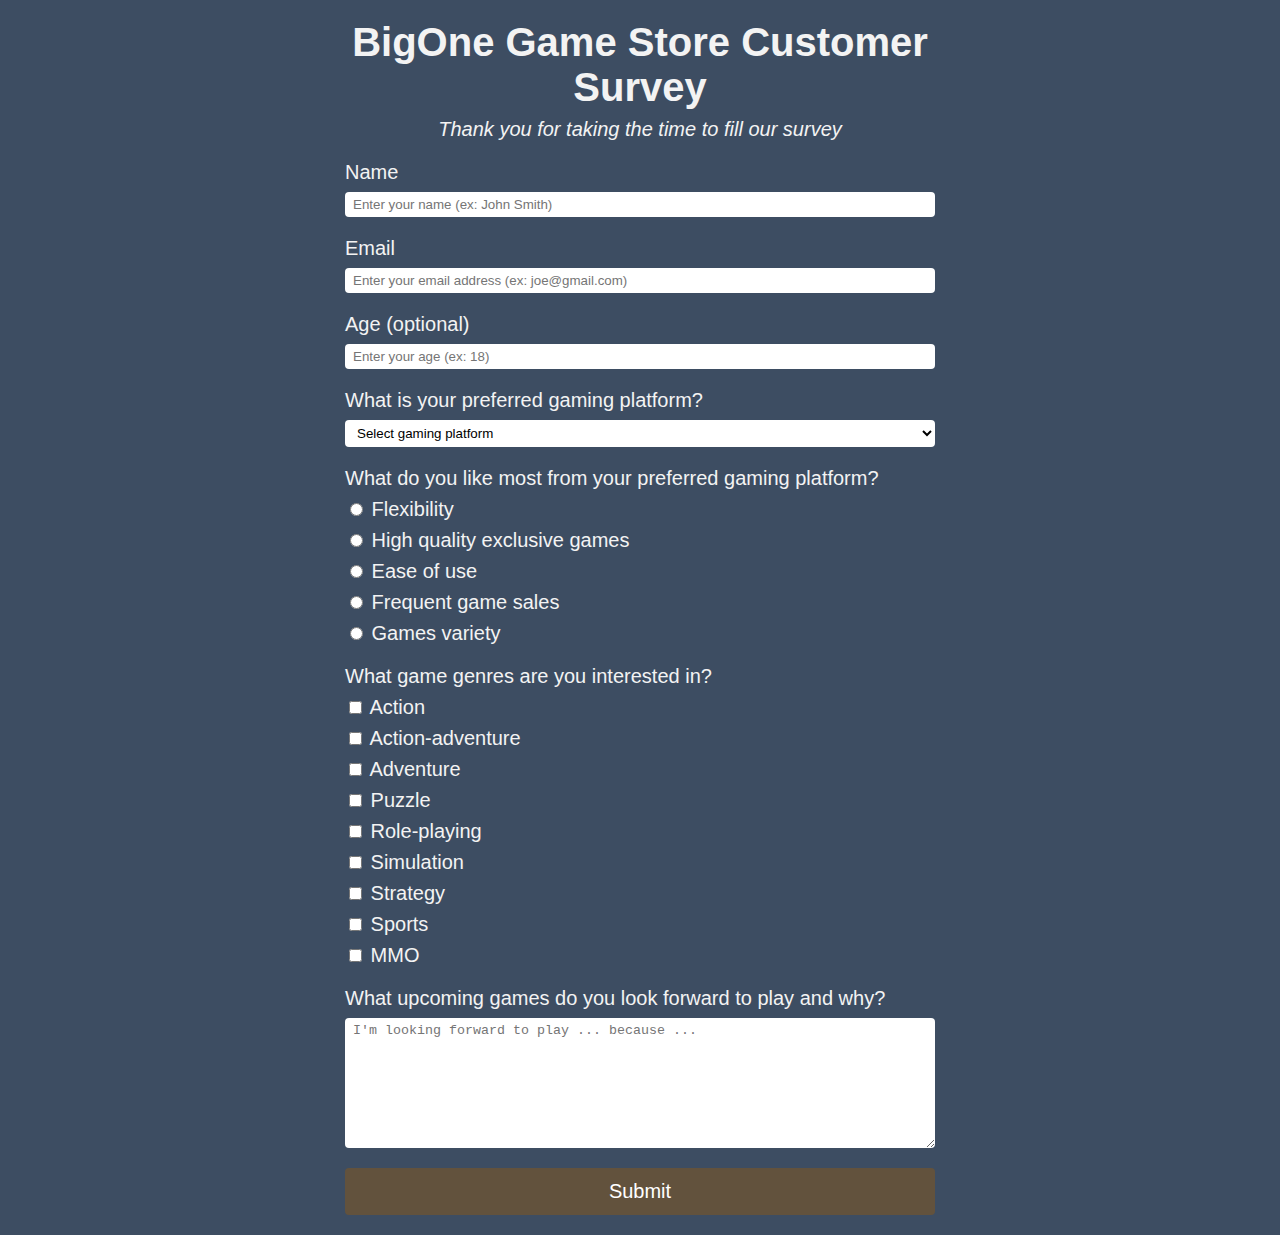
<file: responsive-web-design/survey-form/index.html>
<!DOCTYPE html>
<html lang="en">
<head>
    <link rel="stylesheet" href="styles.css" />
    <meta charset="utf-8" />
    <meta name="viewport" content="width=device-width, initial-scale=1.0" />
    <title>BigOne Game Store Customer Survey</title>
</head>
<body>
<header>
    <h1 id="title">BigOne Game Store Customer Survey</h1>
    <p id="description">Thank you for taking the time to fill our survey</p>
</header>
<main>
    <form id="survey-form">
        <fieldset>
            <!-- Personal information -->
            <div class="field">
                <label for="name" id="name-label">Name</label>
                <input class="text-box" type="text" id="name" name="name" placeholder="Enter your name (ex: John Smith)" required />
            </div>
            <div class="field">
                <label for="email" id="email-label">Email</label>
                <input class="text-box" type="email" id="email" name="email" placeholder="Enter your email address (ex: joe@gmail.com)" required />
            </div>
            <div class="field">
                <label for="number" id="number-label">Age (optional)</label>
                <input class="text-box" type="number" id="number" name="age" min="14" max="100" placeholder="Enter your age (ex: 18)" />
            </div>
        </fieldset>
        <fieldset>
            <!-- Gaming platform preference -->
            <div class="field">
                <label for="dropdown">What is your preferred gaming platform?</label>
                <select class="text-box" id="dropdown">
                    <option value="">Select gaming platform</option>
                    <option value="pc">PC</option>
                    <option value="playstation">Sony PlayStation</option>
                    <option value="xbox">Microsoft Xbox</option>
                    <option value="switch">Nintendo Switch</option>
                </select>
            </div>
            <!-- Most liked from the preferred gaming platform -->
            <div class="field">
                <label>What do you like most from your preferred gaming platform?</label>
                <label for="flexibility"><input type="radio" name="most-liked" id="flexibility" value="flexibility" /> Flexibility</label>
                <label for="high-quality-exclusive-games"><input type="radio" name="most-liked" id="high-quality-exclusive-games" value="high-quality-exclusive-games" /> High quality exclusive games</label>
                <label for="ease-of-use"><input type="radio" name="most-liked" id="ease-of-use" value="ease-of-use" /> Ease of use</label>
                <label for="frequent-game-sales"><input type="radio" name="most-liked" id="frequent-game-sales" value="frequent-game-sales" /> Frequent game sales</label>
                <label for="games-variety"><input type="radio" name="most-liked" id="games-variety" value="games-variety" /> Games variety</label>
            </div>
            <!-- Game genre interests -->
            <div class="field">
                <label>What game genres are you interested in?</label>
                <label for="action"><input type="checkbox" value="action" id="action" /> Action</label>
                <label for="action-adventure"><input type="checkbox" value="action-adventure" id="action-adventure" /> Action-adventure</label>
                <label for="adventure"><input type="checkbox" value="adventure" id="adventure" /> Adventure</label>
                <label for="puzzle"><input type="checkbox" value="puzzle" id="puzzle" /> Puzzle</label>
                <label for="role-playing"><input type="checkbox" value="role-playing" id="role-playing" /> Role-playing</label>
                <label for="simulation"><input type="checkbox" value="simulation" id="simulation" /> Simulation</label>
                <label for="strategy"><input type="checkbox" value="strategy" id="strategy" /> Strategy</label>
                <label for="sports"><input type="checkbox" value="sports" id="sports" /> Sports</label>
                <label for="mmo"><input type="checkbox" value="mmo" id="mmo" /> MMO</label>
            </div>
            <!-- Upcoming games to play -->
            <div class="field">
                <label for="upcoming-games-to-play">What upcoming games do you look forward to play and why?</label>
                <textarea class="text-box" rows="8" id="upcoming-games-to-play" placeholder="I'm looking forward to play ... because ..."></textarea>
            </div>
        </fieldset>
        <input type="submit" value="Submit" class="text-box" id="submit" />
    </form>
</main>
</body>
</html>
</file>
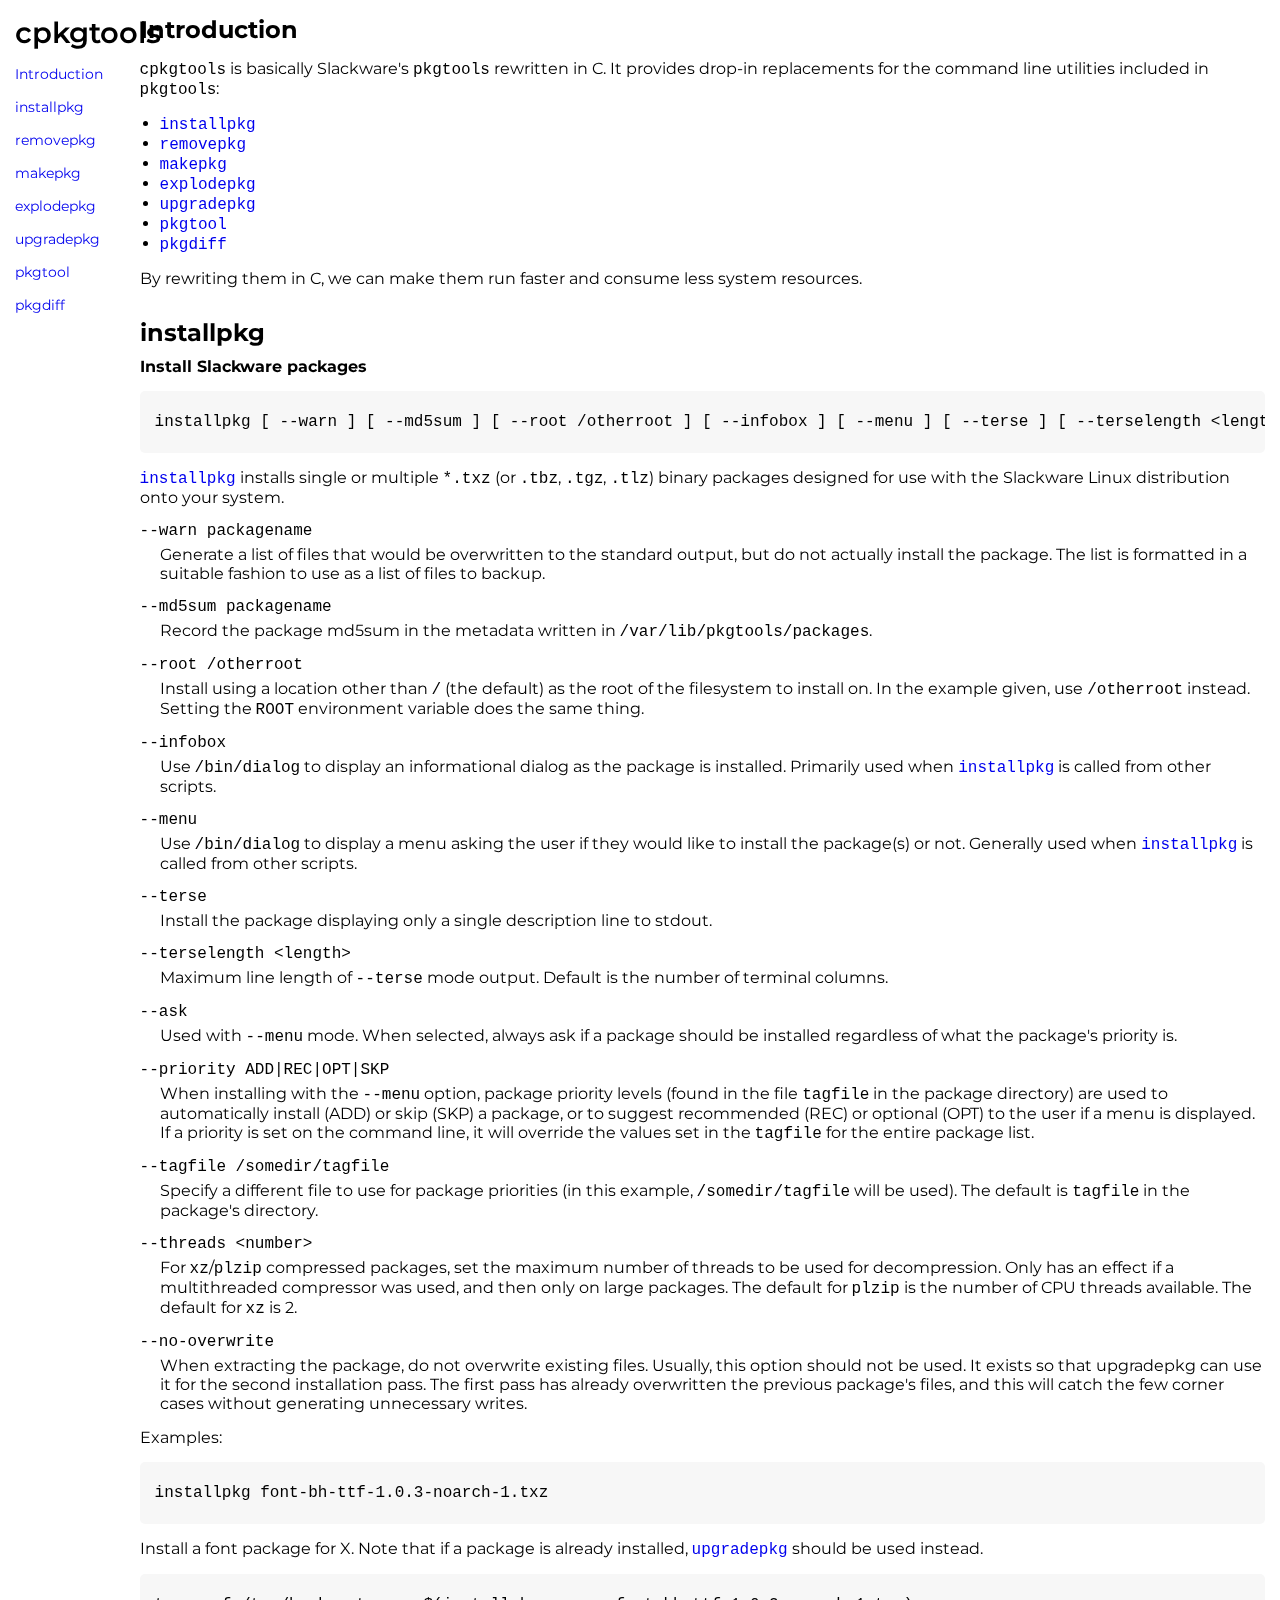
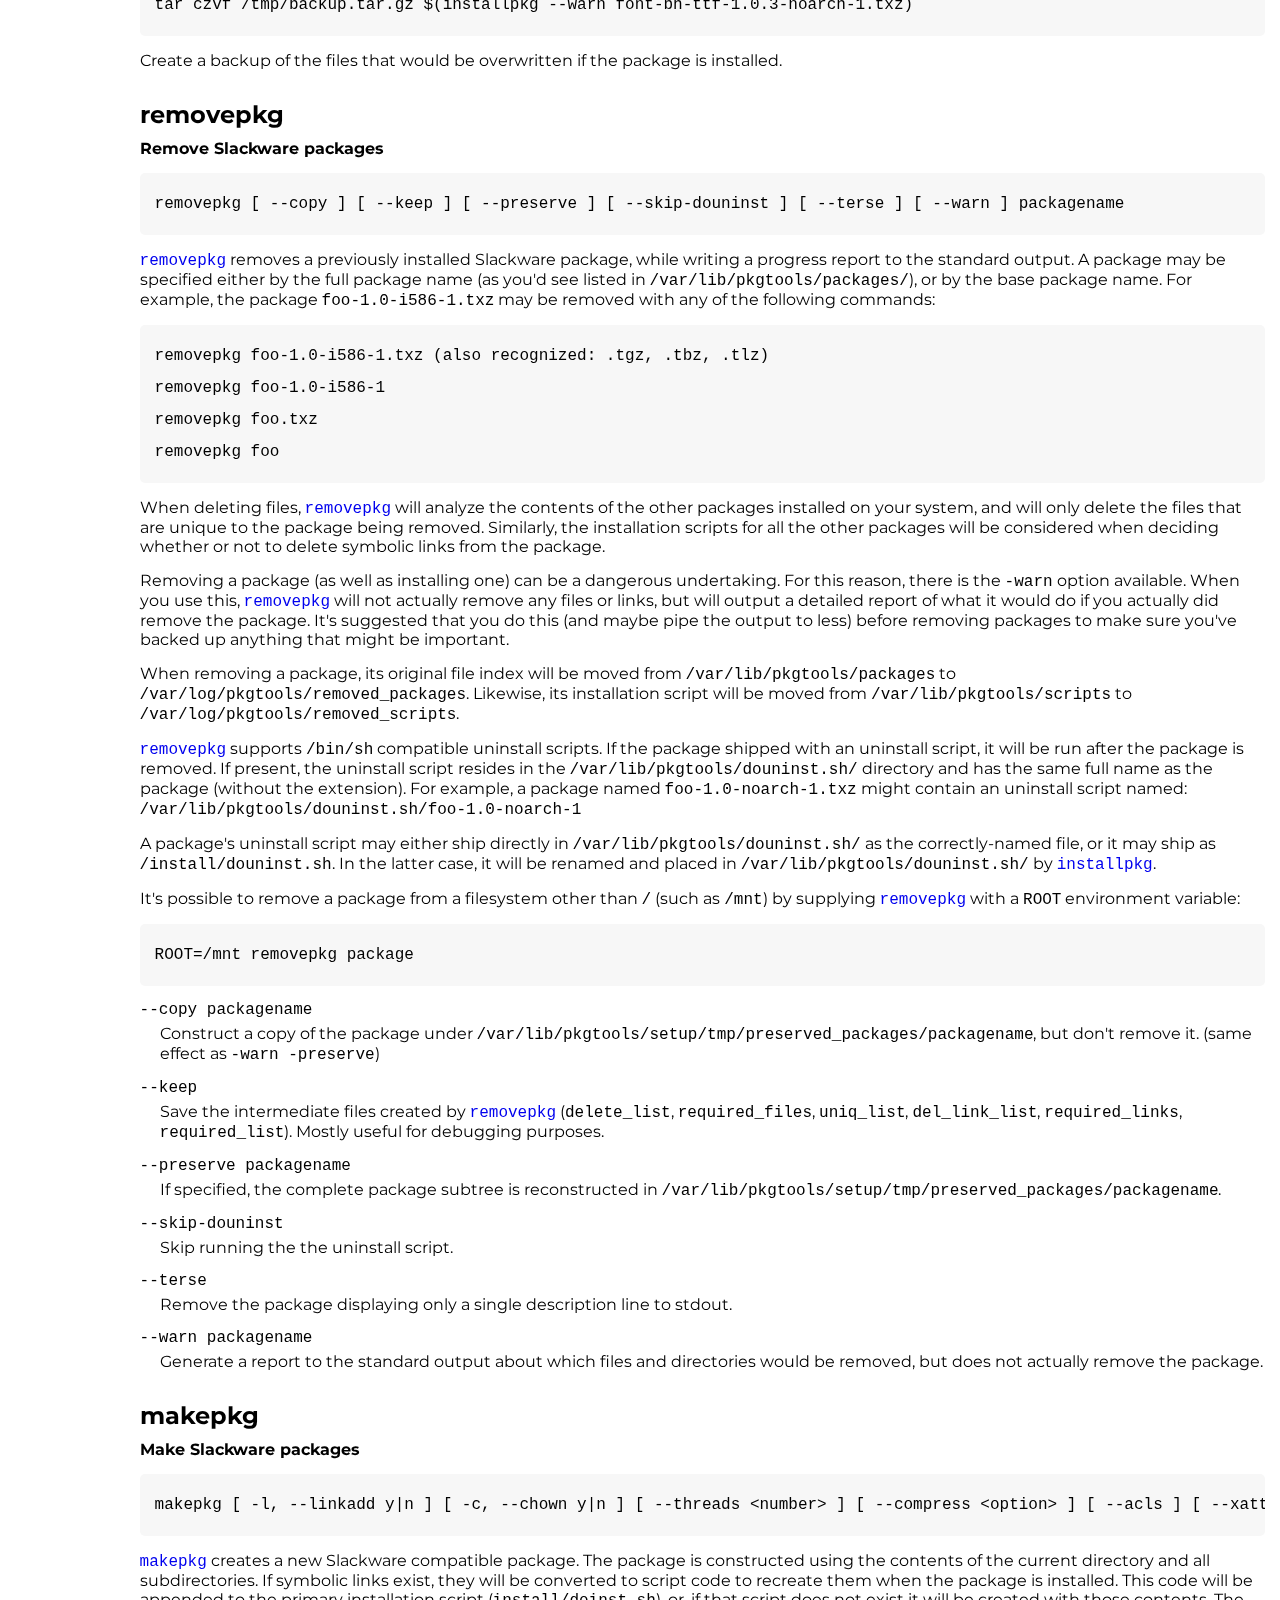
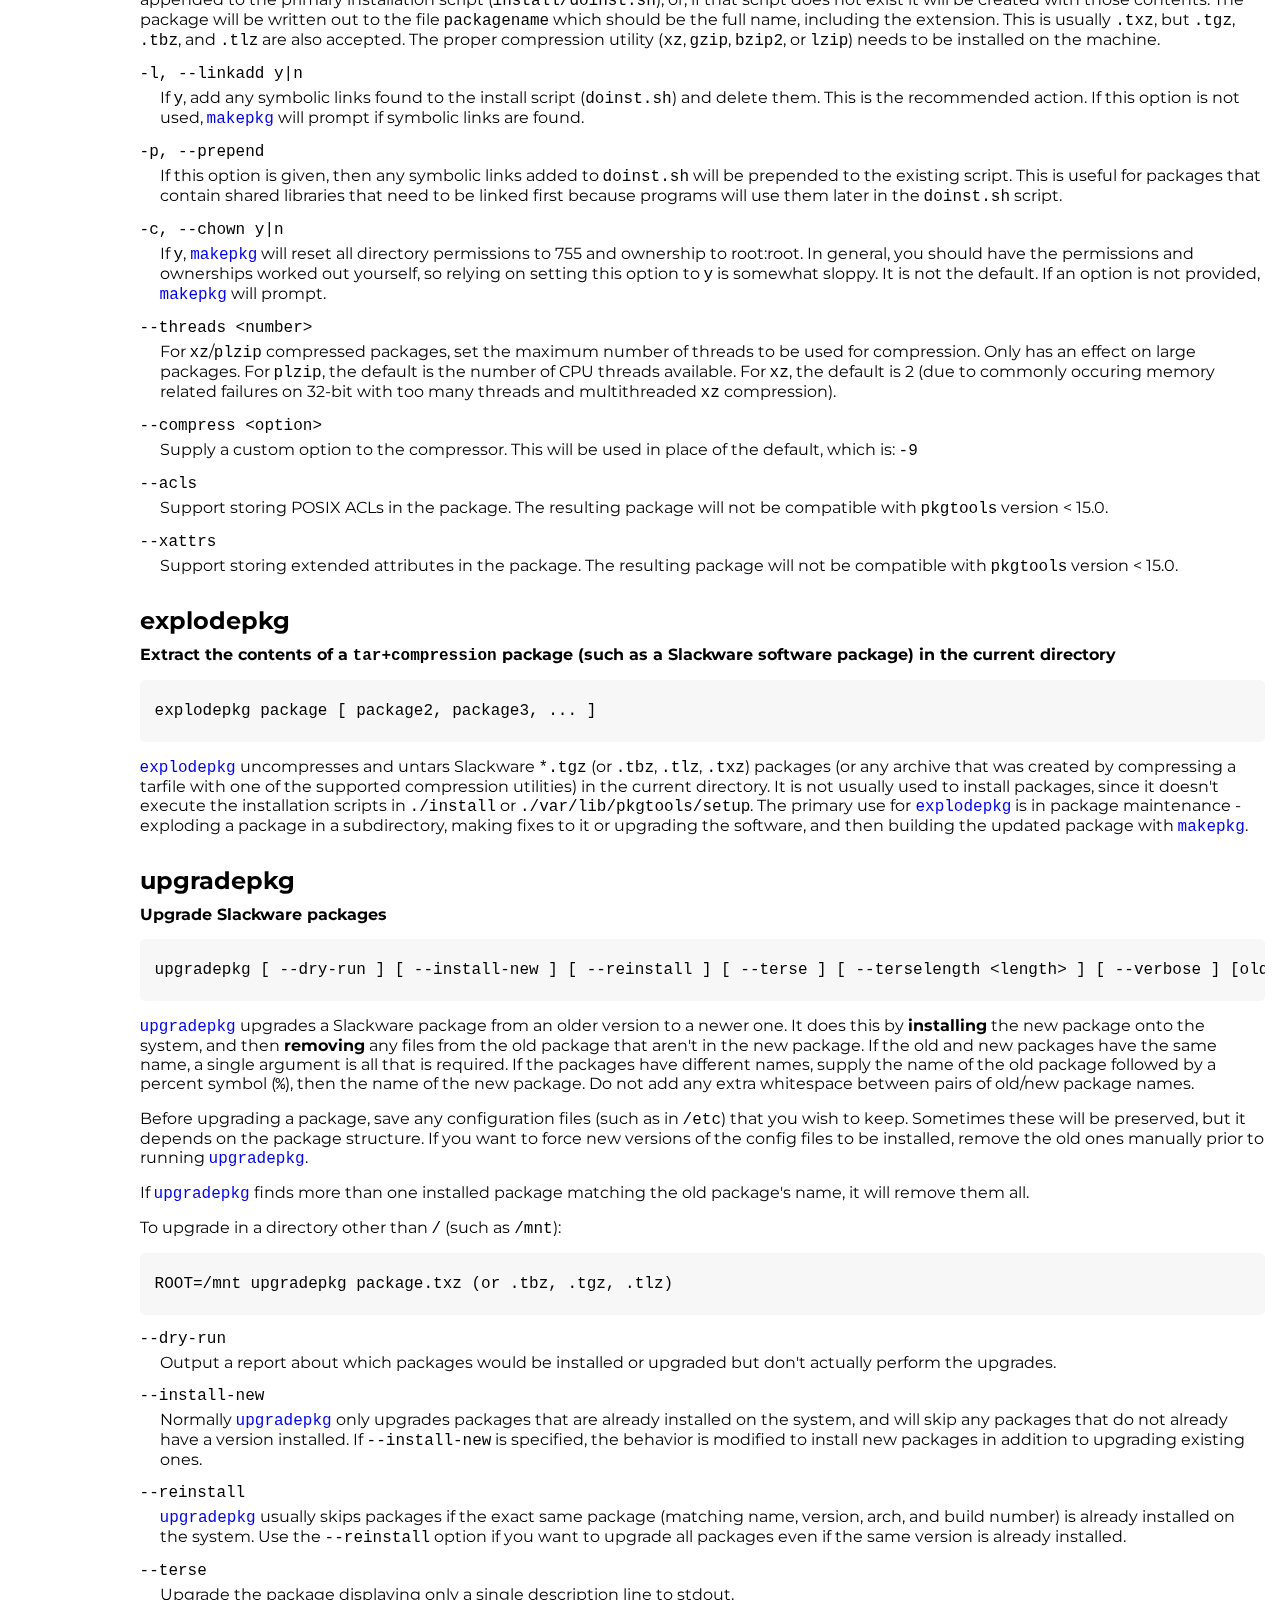
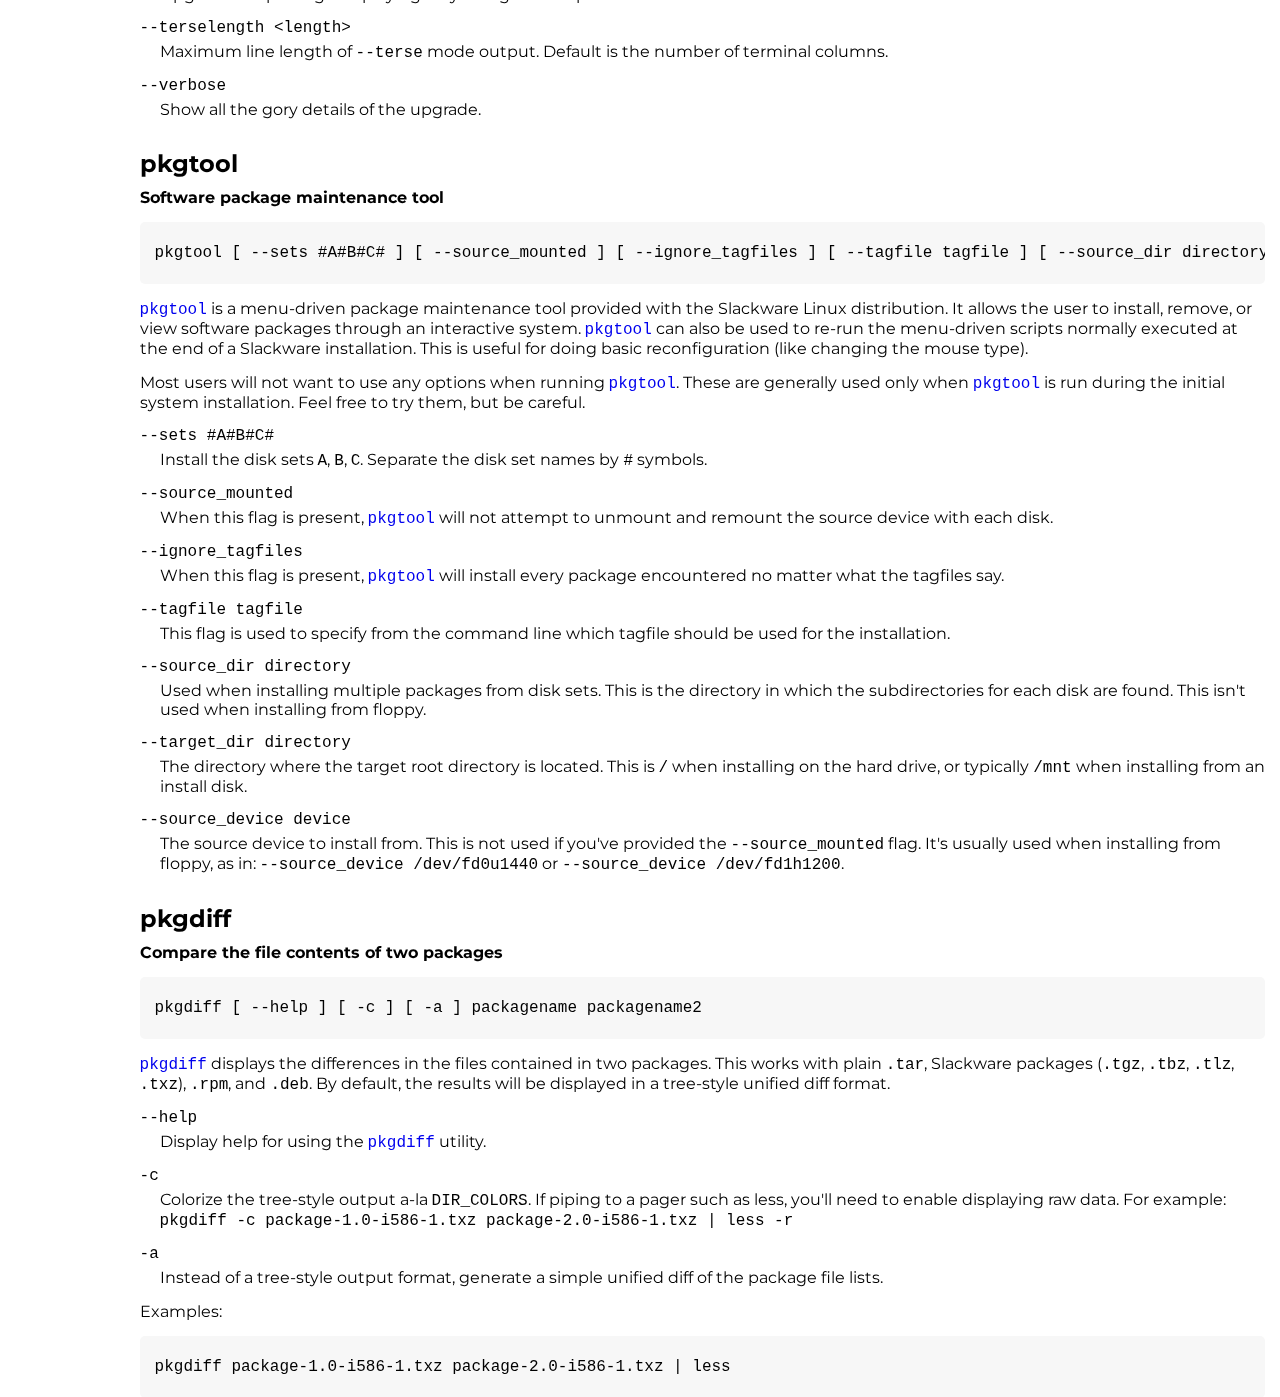
<file: responsive-web-design/technical-documentation-page/index.html>
<!DOCTYPE html>
<html lang="en">
  <head>
    <meta charset="UTF-8">
    <meta name="viewport" content="width=device-width, initial-scale=1">
    <link rel="stylesheet" href="styles.css">
    <title>cpkgtools - a drop-in replacement for Slackware's pkgtools written in C</title>
  </head>
  <body>
    <main id="main-doc">
      <nav id="navbar">
        <header><h1>cpkgtools</h1></header>
        <ul class="nav-links">
          <li><a class="nav-link" href="#Introduction">Introduction</a></li>
          <li><a class="nav-link" href="#installpkg">installpkg</a></li>
          <li><a class="nav-link" href="#removepkg">removepkg</a></li>
          <li><a class="nav-link" href="#makepkg">makepkg</a></li>
          <li><a class="nav-link" href="#explodepkg">explodepkg</a></li>
          <li><a class="nav-link" href="#upgradepkg">upgradepkg</a></li>
          <li><a class="nav-link" href="#pkgtool">pkgtool</a></li>
          <li><a class="nav-link" href="#pkgdiff">pkgdiff</a></li>
        </ul>
      </nav>
      <section class="main-section" id="Introduction">
        <header>
          <h2>Introduction</h2>
        </header>
        <p><code>cpkgtools</code> is basically Slackware's <code>pkgtools</code> rewritten in C. It provides drop-in replacements for the command line utilities included in <code>pkgtools</code>:</p>
        <ul>
          <li><code><a href="#installpkg">installpkg</a></code></li>
          <li><code><a href="#removepkg">removepkg</a></code></li>
          <li><code><a href="#makepkg">makepkg</a></code></li>
          <li><code><a href="#explodepkg">explodepkg</a></code></li>
          <li><code><a href="#upgradepkg">upgradepkg</a></code></li>
          <li><code><a href="#pkgtool">pkgtool</a></code></li>
          <li><code><a href="#pkgdiff">pkgdiff</a></code></li>
        </ul>
        <p>By rewriting them in C, we can make them run faster and consume less system resources.</p>
      </section>
      <section class="main-section" id="installpkg">
        <header>
          <h2>installpkg</h2>
        </header>
        <p class="short-desc"><b>Install Slackware packages</b></p>
        <code class="block">installpkg [ --warn ] [ --md5sum ] [ --root /otherroot ] [ --infobox ] [ --menu ] [ --terse ] [ --terselength &lt;length&gt; ] [ --ask ] [ --priority ADD|REC|OPT|SKP ] [ --tagfile /somedir/tag‐file ] [ --threads &lt;number&gt; ] [ --no-overwrite ] packagename [ packagename2 ... ]</code>
        <p><code><a href="#installpkg">installpkg</a></code> installs single or multiple <code>*.txz</code> (or <code>.tbz</code>, <code>.tgz</code>, <code>.tlz</code>) binary packages designed for use with the Slackware Linux distribution onto your system.</p>
        <ul class="options">
          <li>
            <code class="option">--warn packagename</code>
            <p class="option-desc">Generate a list of files that would be overwritten to the standard output, but do not actually install the package. The list is formatted in a suitable fashion to use as a list of files to backup.</p>
          </li>
          <li>
            <code class="option">--md5sum packagename</code>
            <p class="option-desc">Record the package md5sum in the metadata written in <code>/var/lib/pkgtools/packages</code>.</p>
          </li>
          <li>
            <code class="option">--root /otherroot</code>
            <p class="option-desc">Install using a location other than <code>/</code> (the default) as the root of the filesystem to install on. In the example given, use <code>/otherroot</code> instead. Setting the <code>ROOT</code> environment variable does the same thing.</p>
          </li>
          <li>
            <code class="option">--infobox</code>
            <p class="option-desc">Use <code>/bin/dialog</code> to display an informational dialog as the package is installed. Primarily used when <code><a href="#installpkg">installpkg</a></code> is called from other scripts.</p>
          </li>
          <li>
            <code class="option">--menu</code>
            <p class="option-desc">Use <code>/bin/dialog</code> to display a menu asking the user if they would like to install the package(s) or not. Generally used when <code><a href="#installpkg">installpkg</a></code> is called from other scripts.</p>
          </li>
          <li>
            <code class="option">--terse</code>
            <p class="option-desc">Install the package displaying only a single description line to stdout.</p>
          </li>
          <li>
            <code class="option">--terselength &lt;length&gt;</code>
            <p class="option-desc">Maximum line length of <code>--terse</code> mode output. Default is the number of terminal columns.</p>
          </li>
          <li>
            <code class="option">--ask</code>
            <p class="option-desc">Used with <code>--menu</code> mode. When selected, always ask if a package should be installed regardless of what the package's priority is.</p>
          </li>
          <li>
            <code class="option">--priority ADD|REC|OPT|SKP</code>
            <p class="option-desc">When installing with the <code>--menu</code> option, package priority levels (found in the file <code>tagfile</code> in the package directory) are used to automatically install (ADD) or skip (SKP) a package, or to suggest recommended (REC) or optional (OPT) to the user if a menu is displayed. If a priority is set on the command line, it will override the values set in the <code>tagfile</code> for the entire package list.</p>
          </li>
          <li>
            <code class="option">--tagfile /somedir/tagfile</code>
            <p class="option-desc">Specify a different file to use for package priorities (in this example, <code>/somedir/tagfile</code> will be used). The default is <code>tagfile</code> in the package's directory.</p>
          </li>
          <li>
            <code class="option">--threads &lt;number&gt;</code>
            <p class="option-desc">For <code>xz</code>/<code>plzip</code> compressed packages, set the maximum number of threads to be used for decompression. Only has an effect if a multithreaded compressor was used, and then only on large packages. The default for <code>plzip</code> is the number of CPU threads available. The default for <code>xz</code> is 2.</p>
          </li>
          <li>
            <code class="option">--no-overwrite</code>
            <p class="option-desc">When extracting the package, do not overwrite existing files. Usually, this option should not be used. It exists so that upgradepkg can use it for the second installation pass. The first pass has already overwritten the previous package's files, and this will catch the few corner cases without generating unnecessary writes.</p>
          </li>
        </ul>
        <p>Examples:</p>
        <code class="block">installpkg font-bh-ttf-1.0.3-noarch-1.txz</code>
        <p>Install a font package for X. Note that if a package is already installed, <code><a href="#upgradepkg">upgradepkg</a></code> should be used instead.</p>
        <code class="block">tar czvf /tmp/backup.tar.gz $(installpkg --warn font-bh-ttf-1.0.3-noarch-1.txz)</code>
        <p>Create a backup of the files that would be overwritten if the package is installed.</p>
      </section>
      <section class="main-section" id="removepkg">
        <header>
          <h2>removepkg</h2>
        </header>
        <p class="short-desc"><b>Remove Slackware packages</b></p>
        <code class="block">removepkg [ --copy ] [ --keep ] [ --preserve ] [ --skip-douninst ] [ --terse ] [ --warn ] packagename</code>
        <p><code><a href="#removepkg">removepkg</a></code> removes a previously installed Slackware package, while writing a progress report to the standard output. A package may be specified either by the full package name (as you'd see listed in <code>/var/lib/pkgtools/packages/</code>), or by the base package name. For example, the package <code>foo-1.0-i586-1.txz</code> may be removed with any of the following commands:</p>
        <code class="block">
          removepkg foo-1.0-i586-1.txz (also recognized: .tgz, .tbz, .tlz)<br>
          removepkg foo-1.0-i586-1<br>
          removepkg foo.txz<br>
          removepkg foo
        </code>
        <p>When deleting files, <code><a href="#removepkg">removepkg</a></code> will analyze the contents of the other packages installed on your system, and will only delete the files that are unique to the package being removed. Similarly, the installation scripts for all the other packages will be considered when deciding whether or not to delete symbolic links from the package.</p>
        <p>Removing a package (as well as installing one) can be a dangerous undertaking. For this reason, there is the <code>-warn</code> option available. When you use this, <code><a href="#removepkg">removepkg</a></code> will not actually remove any files or links, but will output a detailed report of what it would do if you actually did remove the package. It's suggested that you do this (and maybe pipe the output to less) before removing packages to make sure you've backed up anything that might be important.</p>
        <p>When removing a package, its original file index will be moved from <code>/var/lib/pkgtools/packages</code> to <code>/var/log/pkgtools/removed_packages</code>. Likewise, its installation script will be moved from <code>/var/lib/pkgtools/scripts</code> to <code>/var/log/pkgtools/removed_scripts</code>.</p>
        <p><code><a href="#removepkg">removepkg</a></code> supports <code>/bin/sh</code> compatible uninstall scripts. If the package shipped with an uninstall script, it will be run after the package is removed. If present, the uninstall script resides in the <code>/var/lib/pkgtools/douninst.sh/</code> directory and has the same full name as the package (without the extension). For example, a package named <code>foo-1.0-noarch-1.txz</code> might contain an uninstall script named: <code>/var/lib/pkgtools/douninst.sh/foo-1.0-noarch-1</code></p>
        <p>A package's uninstall script may either ship directly in <code>/var/lib/pkgtools/douninst.sh/</code> as the correctly-named file, or it may ship as <code>/install/douninst.sh</code>. In the latter case, it will be renamed and placed in <code>/var/lib/pkgtools/douninst.sh/</code> by <code><a href="#installpkg">installpkg</a></code>.</p>
        <p>It's possible to remove a package from a filesystem other than <code>/</code> (such as <code>/mnt</code>) by supplying <code><a href="#removepkg">removepkg</a></code> with a <code>ROOT</code> environment variable:</p>
        <code class="block">ROOT=/mnt removepkg package</code>
        <ul class="options">
          <li>
            <code class="option">--copy packagename</code>
            <p class="option-desc">Construct a copy of the package under <code>/var/lib/pkgtools/setup/tmp/preserved_packages/packagename</code>, but don't remove it. (same effect as <code>-warn -preserve</code>)</p>
          </li>
          <li>
            <code class="option">--keep</code>
            <p class="option-desc">Save the intermediate files created by <code><a href="#removepkg">removepkg</a></code> (<code>delete_list</code>, <code>required_files</code>, <code>uniq_list</code>, <code>del_link_list</code>, <code>required_links</code>, <code>required_list</code>). Mostly useful for debugging purposes.</p>
          </li>
          <li>
            <code class="option">--preserve packagename</code>
            <p class="option-desc">If specified, the complete package subtree is reconstructed in <code>/var/lib/pkgtools/setup/tmp/preserved_packages/packagename</code>.</p>
          </li>
          <li>
            <code class="option">--skip-douninst</code>
            <p class="option-desc">Skip running the the uninstall script.</p>
          </li>
          <li>
            <code class="option">--terse</code>
            <p class="option-desc">Remove the package displaying only a single description line to stdout.</p>
          </li>
          <li>
            <code class="option">--warn packagename</code>
            <p class="option-desc">Generate a report to the standard output about which files and directories would be removed, but does not actually remove the package.</p>
          </li>
        </ul>
      </section>
      <section class="main-section" id="makepkg">
        <header>
          <h2>makepkg</h2>
        </header>
        <p class="short-desc"><b>Make Slackware packages</b></p>
        <code class="block">makepkg [ -l, --linkadd y|n ] [ -c, --chown y|n ] [ --threads &lt;number&gt; ] [ --compress &lt;option&gt; ] [ --acls ] [ --xattrs ] packagename</code>
        <p><code><a href="#makepkg">makepkg</a></code> creates a new Slackware compatible package. The package is constructed using the contents of the current directory and all subdirectories. If symbolic links exist, they will be converted to script code to recreate them when the package is installed. This code will be appended to the primary installation script (<code>install/doinst.sh</code>), or, if that script does not exist it will be created with those contents. The package will be written out to the file <code>packagename</code> which should be the full name, including the extension. This is usually <code>.txz</code>, but <code>.tgz</code>, <code>.tbz</code>, and <code>.tlz</code> are also accepted. The proper compression utility (<code>xz</code>, <code>gzip</code>, <code>bzip2</code>, or <code>lzip</code>) needs to be installed on the machine.</p>
        <ul class="options">
          <li>
            <code class="option">-l, --linkadd y|n</code>
            <p class="option-desc">If <code>y</code>, add any symbolic links found to the install script (<code>doinst.sh</code>) and delete them. This is the recommended action. If this option is not used, <code><a href="#makepkg">makepkg</a></code> will prompt if symbolic links are found.</p>
          </li>
          <li>
            <code class="option">-p, --prepend</code>
            <p class="option-desc">If this option is given, then any symbolic links added to <code>doinst.sh</code> will be prepended to the existing script. This is useful for packages that contain shared libraries that need to be linked first because programs will use them later in the <code>doinst.sh</code> script.</p>
          </li>
          <li>
            <code class="option">-c, --chown y|n</code>
            <p class="option-desc">If <code>y</code>, <code><a href="#makepkg">makepkg</a></code> will reset all directory permissions to 755 and ownership to root:root. In general, you should have the permissions and ownerships worked out yourself, so relying on setting this option to <code>y</code> is somewhat sloppy. It is not the default. If an option is not provided, <code><a href="#makepkg">makepkg</a></code> will prompt.</p>
          </li>
          <li>
            <code class="option">--threads &lt;number&gt;</code>
            <p class="option-desc">For <code>xz</code>/<code>plzip</code> compressed packages, set the maximum number of threads to be used for compression. Only has an effect on large packages. For <code>plzip</code>, the default is the number of CPU threads available. For <code>xz</code>, the default is 2 (due to commonly occuring memory related failures on 32-bit with too many threads and multithreaded <code>xz</code> compression).</p>
          </li>
          <li>
            <code class="option">--compress &lt;option&gt;</code>
            <p class="option-desc">Supply a custom option to the compressor. This will be used in place of the default, which is: <code>-9</code></p>
          </li>
          <li>
            <code class="option">--acls</code>
            <p class="option-desc">Support storing POSIX ACLs in the package. The resulting package will not be compatible with <code>pkgtools</code> version &lt; 15.0.</p>
          </li>
          <li>
            <code class="option">--xattrs</code>
            <p class="option-desc">Support storing extended attributes in the package. The resulting package will not be compatible with <code>pkgtools</code> version &lt; 15.0.</p>
          </li>
        </ul>
      </section>
      <section class="main-section" id="explodepkg">
        <header>
          <h2>explodepkg</h2>
        </header>
        <p class="short-desc"><b>Extract the contents of a <code>tar+compression</code> package (such as a Slackware software package) in the current directory</b></p>
        <code class="block">explodepkg package [ package2, package3, ... ]</code>
        <p><code><a href="#explodepkg">explodepkg</a></code> uncompresses and untars Slackware <code>*.tgz</code> (or <code>.tbz</code>, <code>.tlz</code>, <code>.txz</code>) packages (or any archive that was created by compressing a tarfile with one of the supported compression utilities) in the current directory. It is not usually used to install packages, since it doesn't execute the installation scripts in <code>./install</code> or <code>./var/lib/pkgtools/setup</code>. The primary use for <code><a href="#explodepkg">explodepkg</a></code> is in package maintenance - exploding a package in a subdirectory, making fixes to it or upgrading the software, and then building the updated package with <code><a href="#makepkg">makepkg</a></code>.</p>
      </section>
      <section class="main-section" id="upgradepkg">
        <header>
          <h2>upgradepkg</h2>
        </header>
        <p class="short-desc"><b>Upgrade Slackware packages</b></p>
        <code class="block">upgradepkg [ --dry-run ] [ --install-new ] [ --reinstall ] [ --terse ] [ --terselength &lt;length&gt; ] [ --verbose ] [oldpackagename%]newpackagename [ [oldpackagename2%]newpackagename2 ... ]</code>
        <p><code><a href="#upgradepkg">upgradepkg</a></code> upgrades a Slackware package from an older version to a newer one. It does this by <b>installing</b> the new package onto the system, and then <b>removing</b> any files from the old package that aren't in the new package. If the old and new packages have the same name, a single argument is all that is required. If the packages have different names, supply the name of the old package followed by a percent symbol (<code>%</code>), then the name of the new package. Do not add any extra whitespace between pairs of old/new package names.</p>
        <p>Before upgrading a package, save any configuration files (such as in <code>/etc</code>) that you wish to keep. Sometimes these will be preserved, but it depends on the package structure. If you want to force new versions of the config files to be installed, remove the old ones manually prior to running <code><a href="#upgradepkg">upgradepkg</a></code>.</p>
        <p>If <code><a href="#upgradepkg">upgradepkg</a></code> finds more than one installed package matching the old package's name, it will remove them all.</p>
        <p>To upgrade in a directory other than <code>/</code> (such as <code>/mnt</code>):</p>
        <code class="block">ROOT=/mnt upgradepkg package.txz (or .tbz, .tgz, .tlz)</code>
        <ul class="options">
          <li>
            <code class="option">--dry-run</code>
            <p class="option-desc">Output a report about which packages would be installed or upgraded but don't actually perform the upgrades.</p>
          </li>
          <li>
            <code class="option">--install-new</code>
            <p class="option-desc">Normally <code><a href="#upgradepkg">upgradepkg</a></code> only upgrades packages that are already installed on the system, and will skip any packages that do not already have a version installed. If <code>--install-new</code> is specified, the behavior is modified to install new packages in addition to upgrading existing ones.</p>
          </li>
          <li>
            <code class="option">--reinstall</code>
            <p class="option-desc"><code><a href="#upgradepkg">upgradepkg</a></code> usually skips packages if the exact same package (matching name, version, arch, and build number) is already installed on the system. Use the <code>--reinstall</code> option if you want to upgrade all packages even if the same version is already installed.</p>
          </li>
          <li>
            <code class="option">--terse</code>
            <p class="option-desc">Upgrade the package displaying only a single description line to stdout.</p>
          </li>
          <li>
            <code class="option">--terselength &lt;length&gt;</code>
            <p class="option-desc">Maximum line length of <code>--terse</code> mode output. Default is the number of terminal columns.</p>
          </li>
          <li>
            <code class="option">--verbose</code>
            <p class="option-desc">Show all the gory details of the upgrade.</p>
          </li>
        </ul>
      </section>
      <section class="main-section" id="pkgtool">
        <header>
          <h2>pkgtool</h2>
        </header>
        <p class="short-desc"><b>Software package maintenance tool</b></p>
        <code class="block">pkgtool [ --sets #A#B#C# ] [ --source_mounted ] [ --ignore_tagfiles ] [ --tagfile tagfile ] [ --source_dir directory ] [ --target_dir directory ] [ --source_device device ]</code>
        <p><code><a href="#pkgtool">pkgtool</a></code> is a menu-driven package maintenance tool provided with the Slackware Linux distribution. It allows the user to install, remove, or view software packages through an interactive system. <code><a href="#pkgtool">pkgtool</a></code> can also be used to re-run the menu-driven scripts normally executed at the end of a Slackware installation. This is useful for doing basic reconfiguration (like changing the mouse type).</p>
        <p>Most users will not want to use any options when running <code><a href="#pkgtool">pkgtool</a></code>. These are generally used only when <code><a href="#pkgtool">pkgtool</a></code> is run during the initial system installation. Feel free to try them, but be careful.</p>
        <ul class="options">
          <li>
            <code class="option">--sets #A#B#C#</code>
            <p class="option-desc">Install the disk sets <code>A</code>, <code>B</code>, <code>C</code>. Separate the disk set names by <code>#</code> symbols.</p>
          </li>
          <li>
            <code class="option">--source_mounted</code>
            <p class="option-desc">When this flag is present, <code><a href="#pkgtool">pkgtool</a></code> will not attempt to unmount and remount the source device with each disk.</p>
          </li>
          <li>
            <code class="option">--ignore_tagfiles</code>
            <p class="option-desc">When this flag is present, <code><a href="#pkgtool">pkgtool</a></code> will install every package encountered no matter what the tagfiles say.</p>
          </li>
          <li>
            <code class="option">--tagfile tagfile</code>
            <p class="option-desc">This flag is used to specify from the command line which tagfile should be used for the installation.</p>
          </li>
          <li>
            <code class="option">--source_dir directory</code>
            <p class="option-desc">Used when installing multiple packages from disk sets. This is the directory in which the subdirectories for each disk are found. This isn't used when installing from floppy.</p>
          </li>
          <li>
            <code class="option">--target_dir directory</code>
            <p class="option-desc">The directory where the target root directory is located. This is <code>/</code> when installing on the hard drive, or typically <code>/mnt</code> when installing from an install disk.</p>
          </li>
          <li>
            <code class="option">--source_device device</code>
            <p class="option-desc">The source device to install from. This is not used if you've provided the <code>--source_mounted</code> flag. It's usually used when installing from floppy, as in: <code>--source_device /dev/fd0u1440</code> or <code>--source_device /dev/fd1h1200</code>.</p>
          </li>
        </ul>
      </section>
      <section class="main-section" id="pkgdiff">
        <header>
          <h2>pkgdiff</h2>
        </header>
        <p class="short-desc"><b>Compare the file contents of two packages</b></p>
        <code class="block">pkgdiff [ --help ] [ -c ] [ -a ] packagename packagename2</code>
        <p><code><a href="#pkgdiff">pkgdiff</a></code> displays the differences in the files contained in two packages. This works with plain <code>.tar</code>, Slackware packages (<code>.tgz</code>, <code>.tbz</code>, <code>.tlz</code>, <code>.txz</code>), <code>.rpm</code>, and <code>.deb</code>. By default, the results will be displayed in a tree-style unified diff format.</p>
        <ul class="options">
          <li>
            <code class="option">--help</code>
            <p class="option-desc">Display help for using the <code><a href="#pkgdiff">pkgdiff</a></code> utility.</p>
          </li>
          <li>
            <code class="option">-c</code>
            <p class="option-desc">Colorize the tree-style output a-la <code>DIR_COLORS</code>. If piping to a pager such as less, you'll need to enable displaying raw data. For example: <code>pkgdiff -c package-1.0-i586-1.txz package-2.0-i586-1.txz | less -r</code></p>
          </li>
          <li>
            <code class="option">-a</code>
            <p class="option-desc">Instead of a tree-style output format, generate a simple unified diff of the package file lists.</p>
          </li>
        </ul>
        <p>Examples:</p>
        <code class="block">pkgdiff package-1.0-i586-1.txz package-2.0-i586-1.txz | less</code>
        <p>Compare two packages and pipe the result to less.</p>
      </section>
    </main>
  </body>
</html>
</file>
<file: responsive-web-design/survey-form/styles.css>
/* Make the width property includes padding and border widths  */
* {
    box-sizing: border-box;
}

/* Remove the default margin of the body element set by browsers */
body {
    margin: 0;
    background-color: #3D4D62;
    color: #F3F3F3;
    font-family: "Nimbus Sans", sans-serif;
    font-size: 1.25rem;
    padding: 20px;
}

/* Center all contents */
header, main {
    min-width: 402px;
    max-width: 590px;
    margin: 0 auto;
}

/* Headers */
#title {
    font-family: "Nimbus Sans Narrow", sans-serif;
    margin: 0 0 8px 0;
    text-align: center;
}
#description {
    font-style: italic;
    margin: 0 0 20px 0;
    text-align: center;
}

/* Display as block-level elements for form inputs and labels */
label, input, select, textarea {
    display: block;
    width: 100%;
}
/* Except for checkboxes and radio buttons */
input[type="checkbox"], input[type="radio"] {
    display: inline;
    width: unset;
}

/* Configure spacing between form elements */
label {
    margin-bottom: 8px;
}
textarea {
    margin: 0;
}
.field {
    margin-bottom: 20px;
}
fieldset {
    margin: 0;
    padding: 0;
    border: none;
}

/* Give some padding for form elements that contain texts */
.text-box {
    padding: 5px 8px;
    background-color: rgb(255, 255, 255);
    border: none;
    border-radius: 4px;
}

/* Make the submit button a little bit bigger */
input[type="submit"] {
    padding: 12px 0;
    background-color: #62523D;
    color: #FFF;
    font-size: 1.25rem;
}
</file>
<file: responsive-web-design/technical-documentation-page/styles.css>
/* Load some Google fonts */
@import url('https://fonts.googleapis.com/css2?family=Montserrat:wght@100;200;300;400;500;600;700&family=Ubuntu+Mono:wght@400;700&display=swap');

/* Smooth scrolling when clicking links for people without disability */
@media (prefers-reduced-motion: no-preference) {
  * {
    scroll-behavior: smooth;
  }
}

html {
  box-sizing: border-box;
}

*, *::before, *::after {
  box-sizing: inherit;
}

body {
    margin: 15px;
    min-width: 320px;
    font-family: Montserrat, sans-serif;
}

h1,
h2 {
    margin: 0;
}

header h2 {
    margin-bottom: 10px;
}
/* Only "Introduction" doesn't have p.short-desc so this is needed */
#Introduction header h2 {
    margin-bottom: 15px;
}

p,
ul {
    margin: 0 0 15px 0;
}

ul {
    padding-inline-start: 20px;
}

code {
    font-family: "Ubuntu Mono", monospace;
}

a {
    text-decoration: none;
}

section.main-section {
    margin: 0 0 30px 0;
}

section.main-section:last-of-type {
    margin: 0;
}

ul.options {
    list-style: none;
    padding-inline-start: 0;
}

code.block {
    display: block;
    margin: 0 0 15px 0;
    white-space: nowrap;
    overflow: auto;
    padding: 15px;
    background-color: #f7f7f7;
    border-radius: 5px;
    line-height: 2;
}

code.option {
    display: block;
    margin: 0 0 5px 0;
    white-space: nowrap;
    overflow: auto;
}

p.option-desc {
    margin-left: 20px;
}

/* Styling navigation bar */
#navbar {
    margin: 0 0 30px 0;
    font-size: .9em;
}
#navbar header h1 {
    font-weight: 600;
    text-align: center;
    margin: 0 0 15px 0;
}
ul.nav-links {
    display: flex;
    flex-wrap: wrap;
    list-style: none;
    padding: 0;
    margin: 0 auto;
    gap: 15px;
    justify-content: center;
}
@media (max-width: calc(740px - 1px)) {
    ul.nav-links {
        width: 358px;
    }
}
@media (max-width: calc(398px - 1px)) {
    ul.nav-links {
        width: 275px;
    }
}
@media (min-width: 810px) {
    body {
        margin: 15px 15px 15px calc(2 * 15px + 109.6px);
    }
    #navbar {
        position: fixed;
        top: 0;
        left: 0;
        margin: 15px 0 0 15px;
    }
    #navbar h1 {
        text-align: left;
    }
    ul.nav-links {
        flex-direction: column;
        justify-content: unset;
    }
}
</file>
